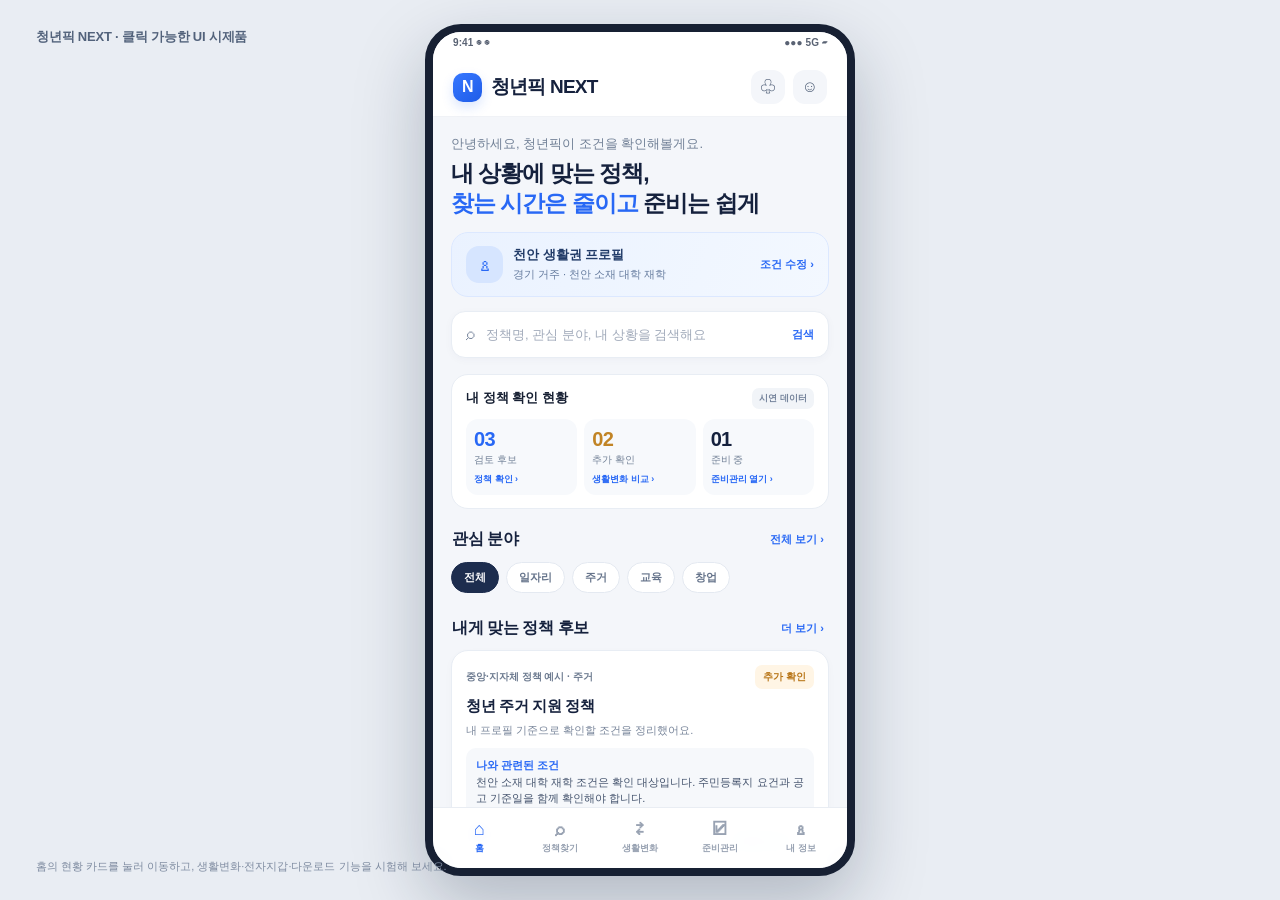
<file: public/assets/aistudio/cheongnyeonpick_next_prototype_v2_ccd4abf5.html>
<!doctype html>
<html lang="ko">
<head>
<meta charset="utf-8" />
<meta name="viewport" content="width=device-width, initial-scale=1" />
<title>청년픽 NEXT | UI 시제품 v2</title>
<style>
:root{
  --navy:#15213d; --blue:#2868f5; --blue2:#4b86ff; --sky:#edf4ff;
  --ink:#172033; --muted:#718096; --line:#e8edf4; --bg:#f4f6fa;
  --green:#15956b; --greenbg:#e8f7f1; --amber:#b87517; --amberbg:#fff5e5;
  --red:#d34d56; --redbg:#fff0f1; --white:#fff; --shadow:0 12px 38px rgba(23,40,75,.10);
}
*{box-sizing:border-box} html,body{margin:0;min-height:100%;background:#e9edf3;color:var(--ink);font-family:-apple-system,BlinkMacSystemFont,"Noto Sans KR","Apple SD Gothic Neo",sans-serif}
button,input{font:inherit} button{cursor:pointer}
.stage{min-height:100vh;display:flex;align-items:center;justify-content:center;padding:24px}
.device{width:430px;height:min(920px,calc(100vh - 48px));min-height:680px;background:var(--bg);border:8px solid #172033;border-radius:36px;overflow:hidden;box-shadow:0 28px 70px rgba(13,26,51,.25);position:relative;display:flex;flex-direction:column}
.statusbar{height:25px;flex:none;background:white;padding:5px 20px 0;display:flex;justify-content:space-between;font-size:10px;font-weight:700;color:#596273;letter-spacing:.1px}
.topbar{background:#fff;padding:13px 20px 12px;display:flex;justify-content:space-between;align-items:center;border-bottom:1px solid #f0f2f6;flex:none}
.brand{display:flex;align-items:center;gap:9px;font-weight:900;color:var(--navy);font-size:19px;letter-spacing:-.8px}.brandmark{height:29px;width:29px;border-radius:10px;background:linear-gradient(140deg,#3677ff,#1f5ce8);color:white;display:grid;place-items:center;font-weight:900;font-size:16px;box-shadow:0 5px 12px #2868f52c}
.header-actions{display:flex;gap:8px;align-items:center}.iconbtn{width:34px;height:34px;border:0;background:#f4f6fa;border-radius:12px;color:#516078;font-size:16px}.scroll{overflow:auto;flex:1;padding:18px 18px 102px;scrollbar-width:thin;scrollbar-color:#d3dbe8 transparent}.scroll::-webkit-scrollbar{width:4px}.scroll::-webkit-scrollbar-thumb{background:#d3dbe8;border-radius:5px}
.greet{font-size:13px;color:var(--muted);margin:0 0 5px}.headline{font-size:23px;line-height:1.32;font-weight:900;letter-spacing:-1px;color:var(--navy);margin:0 0 13px}.headline em{font-style:normal;color:var(--blue)}
.profile-strip{background:linear-gradient(110deg,#eaf2ff,#f3f8ff);border:1px solid #dce8ff;border-radius:17px;padding:13px 14px;display:flex;align-items:center;justify-content:space-between;gap:10px;margin-bottom:14px}.profile-left{display:flex;align-items:center;gap:10px;min-width:0}.avatar{width:37px;height:37px;border-radius:13px;background:#d6e5ff;color:#2868f5;display:grid;place-items:center;font-size:20px;flex:none}.profile-txt strong{display:block;font-size:13px;color:#213b68}.profile-txt span{display:block;font-size:11px;color:#657b9e;margin-top:3px}.editlink{border:0;background:transparent;color:#2868f5;font-size:11px;font-weight:800;white-space:nowrap;padding:7px 0}
.searchbox{height:47px;background:white;border:1px solid var(--line);border-radius:14px;display:flex;align-items:center;padding:0 14px;gap:9px;box-shadow:0 2px 8px rgba(25,45,80,.03);margin-bottom:16px}.searchbox span{font-size:17px;color:#7d8aa0}.searchbox input{border:0;outline:0;min-width:0;flex:1;font-size:13px;color:var(--ink);background:transparent}.searchbox input::placeholder{color:#a1aaba}
.section-head{display:flex;align-items:center;justify-content:space-between;margin:19px 1px 10px}.section-head h2{margin:0;font-size:16px;color:var(--navy);letter-spacing:-.4px}.section-head button{border:0;background:none;color:var(--blue);font-weight:800;font-size:11px;padding:4px}
.mini-status{background:white;border:1px solid var(--line);border-radius:17px;padding:13px 14px;margin-bottom:15px}.status-top{display:flex;justify-content:space-between;align-items:center;margin-bottom:10px}.status-top strong{font-size:13px}.demo-tag{font-size:9px;color:#74839b;background:#f1f4f8;padding:4px 7px;border-radius:7px;font-weight:800}.status-grid{display:grid;grid-template-columns:repeat(3,1fr);gap:7px}.status-cell{background:#f7f9fc;border-radius:12px;padding:9px 8px}.status-cell b{font-size:20px;display:block;color:var(--navy);letter-spacing:-.7px}.status-cell span{font-size:10px;color:var(--muted);display:block;margin-top:2px}.status-cell.blue b{color:var(--blue)}.status-cell.amber b{color:#c18425}
.chips{display:flex;gap:7px;overflow:auto;padding:1px 0 5px;scrollbar-width:none}.chips::-webkit-scrollbar{display:none}.chip{border:1px solid #e4e9f1;border-radius:30px;background:white;color:#66748b;padding:7px 12px;font-size:11px;white-space:nowrap;font-weight:700}.chip.active{background:#1d2d4e;border-color:#1d2d4e;color:white}
.policy-card{background:white;border:1px solid var(--line);border-radius:17px;padding:14px;margin-bottom:10px;box-shadow:0 3px 10px rgba(22,39,70,.025)}.policy-top{display:flex;justify-content:space-between;align-items:center;margin-bottom:8px}.category{font-size:10px;font-weight:800;color:#6d7b90}.state{font-size:10px;border-radius:7px;padding:5px 8px;font-weight:900;white-space:nowrap}.state.good{color:var(--green);background:var(--greenbg)}.state.check{color:var(--amber);background:var(--amberbg)}.state.no{color:var(--red);background:var(--redbg)}.policy-card h3{margin:0 0 6px;font-size:15px;color:var(--navy);letter-spacing:-.4px}.policy-card p{font-size:11px;color:#78859a;margin:0 0 10px;line-height:1.5}.reason{font-size:11px;color:#44536d;background:#f6f8fb;padding:9px 10px;border-radius:10px;line-height:1.5}.reason b{color:var(--blue)}.card-bottom{display:flex;align-items:center;justify-content:space-between;margin-top:10px}.card-bottom small{font-size:10px;color:#8b96a8}.arrowbtn{border:0;border-radius:10px;background:#edf3ff;color:var(--blue);font-weight:900;font-size:11px;padding:8px 11px}
.info-note{display:flex;gap:8px;align-items:flex-start;background:#f0f6ff;border:1px solid #dfebff;border-radius:13px;padding:11px 12px;color:#5f7190;font-size:10px;line-height:1.55;margin:12px 0}.info-note b{color:#315fba}
.bottomnav{position:absolute;bottom:0;left:0;right:0;background:rgba(255,255,255,.97);border-top:1px solid #e9edf3;display:grid;grid-template-columns:repeat(5,1fr);padding:9px 6px 10px;z-index:10;backdrop-filter:blur(10px)}.navitem{border:0;background:transparent;color:#98a2b2;display:flex;flex-direction:column;align-items:center;gap:4px;font-size:9px;font-weight:700;padding:3px 0}.navitem .navicon{font-size:18px;line-height:1}.navitem.active{color:var(--blue)}.navitem.active .navicon{filter:drop-shadow(0 3px 4px #2868f533)}
.page-title{font-size:21px;font-weight:900;color:var(--navy);letter-spacing:-.8px;margin:1px 0 4px}.page-sub{font-size:11px;color:#8290a4;margin:0 0 15px}.filterbar{display:flex;justify-content:space-between;align-items:center;margin:13px 0 9px}.filterbar span{font-size:11px;color:#8490a2}.filterbar button{border:0;background:white;border-radius:9px;padding:7px 10px;color:#5e6c82;font-weight:700;font-size:10px}
.detail-hero{background:linear-gradient(145deg,#1d3157,#2a5fc0);border-radius:19px;padding:17px;color:#fff;margin-bottom:14px;box-shadow:0 8px 18px rgba(39,90,186,.14)}.detail-hero .category{color:#c5d7ff}.detail-hero h2{font-size:20px;line-height:1.35;margin:10px 0 7px;letter-spacing:-.6px}.detail-hero p{font-size:11px;color:#d6e1f6;margin:0 0 12px}.hero-meta{display:flex;gap:6px;flex-wrap:wrap}.hero-meta span{background:#ffffff1d;border:1px solid #ffffff20;padding:6px 8px;border-radius:8px;font-size:10px;color:#f2f6ff}.panel{background:white;border:1px solid var(--line);border-radius:16px;padding:14px;margin-bottom:11px}.panel h3{font-size:14px;color:var(--navy);margin:0 0 11px}.eligibility{display:flex;align-items:center;justify-content:space-between;padding:10px 0;border-top:1px solid #f0f2f6;gap:10px}.eligibility:first-of-type{border-top:0;padding-top:0}.eligibility strong{display:block;font-size:12px}.eligibility small{font-size:10px;color:#8b96a7;display:block;margin-top:3px;line-height:1.4}.sourcebox{background:#f7f9fc;border-radius:11px;padding:10px;margin-top:8px}.sourcebox b{font-size:10px;color:#44536b}.sourcebox p{margin:5px 0 0;font-size:10px;color:#7e8ba0;line-height:1.45}.primary{width:100%;border:0;border-radius:13px;background:var(--blue);color:white;font-size:13px;font-weight:900;padding:14px;box-shadow:0 7px 16px #2868f52a}.secondary{width:100%;border:1px solid #dce5f3;border-radius:13px;background:white;color:#34517d;font-size:12px;font-weight:800;padding:12px;margin-top:8px}
.scenario-box{background:white;border:1px solid var(--line);border-radius:16px;padding:13px;margin-bottom:12px}.scenario-box label{display:block;color:#718099;font-size:10px;font-weight:800;margin-bottom:7px}.scenario-options{display:flex;gap:7px}.scenario-options button{flex:1;border:1px solid #e0e7f1;background:#fff;color:#718099;border-radius:10px;padding:10px 7px;font-size:11px;font-weight:800}.scenario-options button.active{background:#edf3ff;border-color:#a9c5ff;color:#2868f5}.compare-grid{display:grid;grid-template-columns:1fr 1fr;gap:8px;margin-bottom:11px}.compare-col{background:#fff;border:1px solid var(--line);border-radius:15px;padding:12px}.compare-col.after{border-color:#c9dcff;background:#fafdff}.compare-col .kicker{font-size:10px;color:#8a96a7;font-weight:900}.compare-col h3{font-size:13px;color:var(--navy);margin:6px 0 9px}.condition{padding:8px 0;border-top:1px solid #edf0f4}.condition:first-of-type{border-top:0}.condition b{display:block;font-size:10px}.condition span{display:block;font-size:10px;color:#7f8ba0;margin-top:3px;line-height:1.45}.task{display:flex;align-items:flex-start;gap:10px;padding:11px 0;border-top:1px solid #eef1f5}.task:first-of-type{border-top:0;padding-top:0}.task input{accent-color:var(--blue);width:17px;height:17px;margin:1px 0 0;flex:none}.task label{flex:1;cursor:pointer}.task strong{display:block;font-size:12px}.task small{display:block;color:#8490a3;font-size:10px;line-height:1.4;margin-top:4px}.taskstate{font-size:9px;font-weight:900;border-radius:7px;padding:5px 7px;background:#f1f4f8;color:#77849a;white-space:nowrap}.taskstate.done{background:var(--greenbg);color:var(--green)}.taskstate.progress{background:var(--amberbg);color:var(--amber)}
.profile-row{display:flex;justify-content:space-between;gap:10px;padding:12px 0;border-top:1px solid #eff2f6}.profile-row:first-of-type{border-top:0}.profile-row span{font-size:11px;color:#8793a5}.profile-row strong{font-size:12px;color:#263650;text-align:right}.field{width:100%;border:1px solid #e0e7f0;border-radius:10px;padding:10px;font-size:12px;color:#263650;background:#fbfcfe;margin-top:6px;outline-color:#8db2ff}.fieldlabel{display:block;font-size:10px;color:#718099;font-weight:800;margin:9px 0}
.blank-state{padding:18px 10px;text-align:center;color:#8995a7;font-size:11px;background:#fff;border:1px dashed #d9e1ec;border-radius:14px}
.toast{position:absolute;left:50%;bottom:78px;transform:translateX(-50%);background:#1b2a45;color:#fff;padding:10px 14px;border-radius:12px;font-size:11px;box-shadow:var(--shadow);z-index:20;opacity:0;pointer-events:none;transition:opacity .2s;white-space:nowrap}.toast.show{opacity:1}
@media(max-width:520px){.stage{padding:0;background:var(--bg)}.device{width:100%;height:100dvh;min-height:0;border:0;border-radius:0;box-shadow:none}.statusbar{padding-top:5px}.topbar{padding-left:18px;padding-right:18px}}
@media(min-width:900px){.stage:before{content:"청년픽 NEXT · 클릭 가능한 UI 시제품";position:fixed;top:28px;left:36px;font-size:13px;font-weight:800;color:#52627b;letter-spacing:-.2px}.stage:after{content:"홈의 현황 카드를 눌러 이동하고, 생활변화·전자지갑·다운로드 기능을 시험해 보세요.";position:fixed;bottom:26px;left:36px;font-size:11px;color:#7e8ba0}}

.status-link{border:0;text-align:left;width:100%;cursor:pointer;transition:transform .15s,box-shadow .15s}.status-link:active{transform:scale(.98)}.status-link small{display:block;font-size:9px;font-weight:900;color:#2868f5;margin-top:6px}
.route-card{background:#fff;border:1px solid var(--line);border-radius:17px;padding:14px;margin-bottom:12px}.route-title{display:flex;justify-content:space-between;align-items:center;margin-bottom:12px}.route-title strong{font-size:13px;color:var(--navy)}.route-title span{font-size:9px;color:#8290a4;background:#f4f6fa;border-radius:7px;padding:5px 7px}.route-row{display:grid;grid-template-columns:25px 1fr;gap:9px;align-items:stretch}.route-rail{display:flex;flex-direction:column;align-items:center}.route-dot{width:12px;height:12px;border-radius:50%;border:3px solid #2868f5;background:white;margin-top:4px;z-index:1}.route-dot.end{border-color:#ff8a42}.route-line{width:2px;flex:1;min-height:28px;background:linear-gradient(#9bbcff,#ffbf8a);margin:3px 0}.route-content{padding-bottom:10px}.route-content.end{padding-bottom:0}.route-kicker{font-size:9px;font-weight:900;color:#8190a7;margin-bottom:5px}.route-field{width:100%;border:1px solid #e0e7f0;border-radius:11px;padding:11px 32px 11px 11px;color:#223451;font-size:11px;font-weight:800;background:#fbfcff;outline-color:#8db2ff}.route-desc{font-size:9px;color:#8793a6;margin-top:5px;line-height:1.4}.route-controls{display:flex;align-items:center;justify-content:space-between;margin-top:4px}.route-swap{border:1px solid #e1e8f3;background:#f6f8fc;color:#48658f;border-radius:10px;padding:7px 10px;font-size:10px;font-weight:900}.route-hint{font-size:9px;color:#8a96a8}.route-result{background:#f4f8ff;border:1px solid #e1ecff;border-radius:13px;padding:12px;margin-bottom:12px}.route-result strong{display:block;color:#20457f;font-size:12px;margin-bottom:4px}.route-result p{font-size:10px;line-height:1.5;color:#657995;margin:0}.diff-row{display:flex;align-items:center;justify-content:space-between;gap:8px;padding:10px 0;border-top:1px solid #eef1f5}.diff-row:first-child{border-top:0}.diff-row strong{font-size:11px}.diff-row small{display:block;font-size:9px;color:#8793a5;margin-top:3px;line-height:1.4}.diff-pill{flex:none;font-size:9px;font-weight:900;border-radius:7px;padding:5px 7px;background:#fff4e6;color:#b87517}.diff-pill.same{background:#e8f7f1;color:#15956b}
.wallet-panel{background:linear-gradient(135deg,#f2f7ff,#fff);border:1px solid #dce8fb;border-radius:17px;padding:13px;margin-bottom:12px}.wallet-head{display:flex;align-items:center;justify-content:space-between;margin-bottom:8px}.wallet-head strong{font-size:13px;color:#1d3157}.wallet-head span{font-size:9px;color:#2868f5;font-weight:900;background:#e8f1ff;border-radius:7px;padding:5px 7px}.wallet-empty{background:#fff;border:1px dashed #d7e1f0;border-radius:11px;text-align:center;padding:13px;color:#8794a8;font-size:10px;line-height:1.5}.wallet-file{display:flex;align-items:center;gap:9px;background:#fff;border:1px solid #e8edf5;border-radius:11px;padding:9px;margin-top:7px}.file-icon{width:30px;height:34px;border-radius:8px;background:#edf4ff;color:#2868f5;display:grid;place-items:center;font-size:15px;flex:none}.file-meta{flex:1;min-width:0}.file-meta strong{display:block;font-size:10px;color:#2b3d5a;line-height:1.35}.file-meta small{display:block;font-size:9px;color:#8a96a8;margin-top:3px}.file-action{border:0;border-radius:8px;background:#edf3ff;color:#2868f5;padding:7px 8px;font-size:9px;font-weight:900;white-space:nowrap}.task-doc{display:flex;align-items:center;gap:8px;background:#f8faff;border:1px solid #e8eef8;border-radius:10px;padding:8px;margin:8px 0 0 27px}.task-doc .file-icon{width:25px;height:29px;font-size:12px}.task-doc .file-meta strong{font-size:9px}.doc-actions{display:flex;gap:5px}.doc-actions button{border:0;border-radius:7px;padding:6px 7px;font-size:8px;font-weight:900;white-space:nowrap}.save-file{background:#e8f1ff;color:#2868f5}.download-file{background:#1f63ef;color:white}.wallet-sub{font-size:9px;color:#7d8ba1;line-height:1.5;margin:5px 0 0}

</style>
</head>
<body>
<div class="stage">
  <main class="device" aria-label="청년픽 NEXT 시제품">
    <div class="statusbar"><span>9:41  ◉  ◉</span><span>●●●  5G  ▰</span></div>
    <header class="topbar">
      <div class="brand"><span class="brandmark">N</span>청년픽 NEXT</div>
      <div class="header-actions"><button class="iconbtn" title="알림" onclick="toast('새 알림이 없습니다.')">♧</button><button class="iconbtn" title="프로필" onclick="go('profile')">☺</button></div>
    </header>
    <section id="screen" class="scroll" aria-live="polite"></section>
    <nav class="bottomnav" aria-label="하단 메뉴">
      <button class="navitem active" data-nav="home" onclick="go('home')"><span class="navicon">⌂</span><span>홈</span></button>
      <button class="navitem" data-nav="policies" onclick="go('policies')"><span class="navicon">⌕</span><span>정책찾기</span></button>
      <button class="navitem" data-nav="switch" onclick="go('switch')"><span class="navicon">⇄</span><span>생활변화</span></button>
      <button class="navitem" data-nav="apply" onclick="go('apply')"><span class="navicon">☑</span><span>준비관리</span></button>
      <button class="navitem" data-nav="profile" onclick="go('profile')"><span class="navicon">♙</span><span>내 정보</span></button>
    </nav>
    <div id="toast" class="toast"></div>
  </main>
</div>
<script>
const demoProfile={age:'만 23세',address:'경기도',school:'천안 소재 대학 재학',work:'재학 중',interests:['일자리','주거','교육']};
let current='home', selectedCategory='전체', searchTerm='', completed=new Set([0,1]), walletSaved=new Set([2]);
let departureState='current', destinationState='graduateMove';
const policies=[
 {id:1,title:'청년 주거 지원 정책',cat:'주거',state:'check',stateText:'추가 확인',org:'중앙·지자체 정책 예시',reason:'천안 소재 대학 재학 조건은 확인 대상입니다. 주민등록지 요건과 공고 기준일을 함께 확인해야 합니다.',deadline:'공고별 상이'},
 {id:2,title:'청년 취업 지원 프로그램',cat:'일자리',state:'good',stateText:'조건 검토 후보',org:'청년 일자리 정책 예시',reason:'연령과 현재 구직 상태에 따라 적용 여부가 달라질 수 있습니다.',deadline:'모집 일정 확인 필요'},
 {id:3,title:'청년 역량 강화 교육 지원',cat:'교육',state:'check',stateText:'추가 확인',org:'교육·훈련 정책 예시',reason:'재학 여부 및 과거 참여 이력에 대한 확인이 필요합니다.',deadline:'공고별 상이'}
];
function toast(msg){const el=document.getElementById('toast');el.textContent=msg;el.classList.add('show');clearTimeout(window._toastTimer);window._toastTimer=setTimeout(()=>el.classList.remove('show'),2100)}
function go(page){current=page;render();document.getElementById('screen').scrollTop=0;document.querySelectorAll('.navitem').forEach(b=>b.classList.toggle('active',b.dataset.nav===(page==='detail'?'policies':page)))}
function card(p){return `<article class="policy-card"><div class="policy-top"><span class="category">${p.org} · ${p.cat}</span><span class="state ${p.state}">${p.stateText}</span></div><h3>${p.title}</h3><p>내 프로필 기준으로 확인할 조건을 정리했어요.</p><div class="reason"><b>나와 관련된 조건</b><br>${p.reason}</div><div class="card-bottom"><small>신청기간: ${p.deadline}</small><button class="arrowbtn" onclick="openDetail(${p.id})">자세히 보기 →</button></div></article>`}
function home(){return `
 <p class="greet">안녕하세요, 청년픽이 조건을 확인해볼게요.</p><h1 class="headline">내 상황에 맞는 정책,<br><em>찾는 시간은 줄이고</em> 준비는 쉽게</h1>
 <div class="profile-strip"><div class="profile-left"><div class="avatar">♙</div><div class="profile-txt"><strong>천안 생활권 프로필</strong><span>경기 거주 · 천안 소재 대학 재학</span></div></div><button class="editlink" onclick="go('profile')">조건 수정 ›</button></div>
 <div class="searchbox"><span>⌕</span><input aria-label="정책 검색" placeholder="정책명, 관심 분야, 내 상황을 검색해요" onkeydown="if(event.key==='Enter'){searchTerm=this.value;go('policies')}"/><button class="editlink" onclick="searchTerm=this.previousElementSibling.value;go('policies')">검색</button></div>
 <div class="mini-status"><div class="status-top"><strong>내 정책 확인 현황</strong><span class="demo-tag">시연 데이터</span></div><div class="status-grid"><button class="status-cell status-link blue" onclick="go('policies')"><b>03</b><span>검토 후보</span><small>정책 확인 ›</small></button><button class="status-cell status-link amber" onclick="go('switch')"><b>02</b><span>추가 확인</span><small>생활변화 비교 ›</small></button><button class="status-cell status-link" onclick="go('apply')"><b>01</b><span>준비 중</span><small>준비관리 열기 ›</small></button></div></div>
 <div class="section-head"><h2>관심 분야</h2><button onclick="go('policies')">전체 보기 ›</button></div>
 <div class="chips">${['전체','일자리','주거','교육','창업'].map(c=>`<button class="chip ${selectedCategory===c?'active':''}" onclick="selectedCategory='${c}';go('policies')">${c}</button>`).join('')}</div>
 <div class="section-head"><h2>내게 맞는 정책 후보</h2><button onclick="go('policies')">더 보기 ›</button></div>
 ${card(policies[0])}${card(policies[1])}
 <div class="info-note"><span>ⓘ</span><span><b>판정과 설명을 분리합니다.</b><br>자격 상태는 검증된 규칙으로 확인하고, AI는 공고 근거를 이해하기 쉽게 설명합니다.</span></div>`}
function policiesPage(){let arr=policies.filter(p=>(selectedCategory==='전체'||p.cat===selectedCategory)&&(!searchTerm||(`${p.title}${p.cat}${p.reason}`).includes(searchTerm)));return `
 <h1 class="page-title">정책 찾기</h1><p class="page-sub">내 조건에 해당하는 정책 후보를 모아봤어요.</p>
 <div class="searchbox"><span>⌕</span><input id="policySearch" value="${searchTerm}" placeholder="정책명이나 키워드를 입력해요" oninput="searchTerm=this.value;document.getElementById('results').innerHTML=filteredCards()"/><button class="editlink" onclick="searchTerm='';document.getElementById('policySearch').value='';document.getElementById('results').innerHTML=filteredCards()">초기화</button></div>
 <div class="chips">${['전체','일자리','주거','교육','창업'].map(c=>`<button class="chip ${selectedCategory===c?'active':''}" onclick="selectedCategory='${c}';render()">${c}</button>`).join('')}</div>
 <div class="filterbar"><span>시연용 정책 후보 ${arr.length}건</span><button onclick="toast('정렬 기준: 내 조건과 관련된 순서')">관련도순 ⌄</button></div><div id="results">${arr.length?arr.map(card).join(''):'<div class="blank-state">검색 결과가 없어요.<br>다른 키워드나 분야를 선택해 주세요.</div>'}</div>
 <div class="info-note"><span>ⓘ</span><span>정책의 실제 모집 여부·세부 요건은 해당 기관의 최신 공식 공고에서 최종 확인해야 합니다.</span></div>`}
function filteredCards(){let arr=policies.filter(p=>(selectedCategory==='전체'||p.cat===selectedCategory)&&(!searchTerm||(`${p.title}${p.cat}${p.reason}`).includes(searchTerm)));return arr.length?arr.map(card).join(''):'<div class="blank-state">검색 결과가 없어요.<br>다른 키워드나 분야를 선택해 주세요.</div>'}
function openDetail(id){window.selectedPolicy=policies.find(p=>p.id===id)||policies[0];current='detail';render();document.getElementById('screen').scrollTop=0}
function detail(){let p=window.selectedPolicy||policies[0];return `
 <button class="editlink" onclick="go('policies')">← 정책 목록으로</button>
 <div class="detail-hero"><span class="category">${p.org} · ${p.cat} · 시연 데이터</span><h2>${p.title}</h2><p>공식 공고의 조건을 기준으로 내 프로필과 비교하는 화면 예시입니다.</p><div class="hero-meta"><span>나이 ${demoProfile.age}</span><span>학교 천안</span><span>거주 경기</span></div></div>
 <div class="panel"><div class="status-top"><h3 style="margin:0">내 자격 검토 결과</h3><span class="state check">추가 확인 필요</span></div><p style="font-size:11px;color:#7b879a;line-height:1.5;margin:0 0 11px">현재 입력된 정보만으로는 최종 자격을 확정할 수 없어요. 아래 조건을 확인해 주세요.</p>
 <div class="eligibility"><div><strong>연령 조건</strong><small>만 23세 · 공고의 연령 기준일 및 연령 범위 확인 필요</small></div><span class="state check">추가 확인</span></div>
 <div class="eligibility"><div><strong>지역 조건</strong><small>주민등록지 경기 / 학교 소재지 천안 · 거주·재학 인정 범위 확인</small></div><span class="state check">추가 확인</span></div>
 <div class="eligibility"><div><strong>소득·이력 조건</strong><small>소득 기준 및 과거 수혜 여부 미입력</small></div><span class="state check">추가 확인</span></div>
 <div style="display:flex;gap:6px;align-items:center;flex-wrap:wrap;margin-top:9px"><span style="font-size:10px;color:#7c899d;font-weight:800;margin-right:2px">판정 상태</span><span class="state good">충족</span><span class="state no">미충족</span><span class="state check">추가 확인</span></div>
 <div class="sourcebox"><b>근거 확인 영역</b><p>실제 연동 시 공식 공고 원문 문장, 기준일, 시행기관 URL을 표시합니다. 현재 화면은 근거 데이터가 연결되지 않은 시연 화면입니다.</p></div></div>
 <div class="panel"><h3>왜 추가 확인이 필요한가요?</h3><p style="font-size:11px;line-height:1.65;color:#62718a;margin:0">천안에서 학교에 다니더라도 모든 정책이 재학 지역을 인정하는 것은 아닙니다. 공고별로 <b>천안 거주 필수</b>인지, <b>천안 재학·근무 인정</b>인지 확인해야 합니다.</p></div>
 <button class="primary" onclick="go('apply');toast('신청 준비 목록에 연결했어요.')">신청 준비하기</button><button class="secondary" onclick="go('switch')">생활변화 경로 비교하기</button>
 <div class="info-note"><span>ⓘ</span><span>청년픽 NEXT는 최종 선정 여부를 보장하지 않습니다. 최종 판단은 시행기관의 최신 공고와 심사 결과를 따릅니다.</span></div>`}
const profileStates={
 current:{label:'현재 상태',title:'재학 중 · 경기 거주',residence:'경기도',study:'천안 소재 대학 재학',work:'재학 중',detail:'현재 프로필에 입력된 생활권'},
 graduate:{label:'졸업 후 구직',title:'졸업 · 구직 중 · 경기 거주',residence:'경기도',study:'졸업',work:'구직 중',detail:'졸업 이후 구직 상태로 변경'},
 move:{label:'천안 전입',title:'재학 중 · 천안 거주',residence:'천안시',study:'천안 소재 대학 재학',work:'재학 중',detail:'주민등록상 주소지를 천안으로 변경'},
 graduateMove:{label:'졸업 후 구직 + 천안 전입',title:'졸업 · 구직 중 · 천안 거주',residence:'천안시',study:'졸업',work:'구직 중',detail:'졸업과 천안 전입을 함께 가정'}
};
function setRouteState(which,value){if(which==='from')departureState=value;else destinationState=value;render()}
function swapRouteStates(){const old=departureState;departureState=destinationState;destinationState=old;render()}
function switchPage(){
 const from=profileStates[departureState],to=profileStates[destinationState];
 const diffs=[
  {name:'주민등록상 주소지',before:from.residence,after:to.residence,changed:from.residence!==to.residence},
  {name:'학적 상태',before:from.study,after:to.study,changed:from.study!==to.study},
  {name:'현재 활동 상태',before:from.work,after:to.work,changed:from.work!==to.work}
 ];
 const changedCount=diffs.filter(x=>x.changed).length;
 return `
 <h1 class="page-title">생활변화 경로</h1><p class="page-sub">출발 상태와 도착 상태를 정하면 조건 차이를 한 화면에서 비교해요.</p>
 <div class="route-card">
  <div class="route-title"><strong>내 생활 상태 경로 설정</strong><span>출발 → 도착</span></div>
  <div class="route-row"><div class="route-rail"><span class="route-dot"></span><span class="route-line"></span></div><div class="route-content"><div class="route-kicker">출발 상태 · FROM</div><select class="route-field" aria-label="출발 상태" onchange="setRouteState('from',this.value)">${Object.entries(profileStates).map(([k,s])=>`<option value="${k}" ${departureState===k?'selected':''}>${s.title}</option>`).join('')}</select><div class="route-desc">${from.detail}</div></div></div>
  <div class="route-controls"><span class="route-hint">두 상태를 선택하면 비교 결과가 즉시 바뀝니다.</span><button class="route-swap" onclick="swapRouteStates()">⇅ 출발·도착 바꾸기</button></div>
  <div class="route-row" style="margin-top:10px"><div class="route-rail"><span class="route-dot end"></span></div><div class="route-content end"><div class="route-kicker">도착 상태 · TO</div><select class="route-field" aria-label="도착 상태" onchange="setRouteState('to',this.value)">${Object.entries(profileStates).map(([k,s])=>`<option value="${k}" ${destinationState===k?'selected':''}>${s.title}</option>`).join('')}</select><div class="route-desc">${to.detail}</div></div></div>
 </div>
 <div class="route-result"><strong>경로 비교 결과 · ${changedCount}개 항목 변경</strong><p>${from.label}에서 ${to.label}(으)로 상태가 바뀌는 경우를 가정했습니다. 아래에서 변경된 생활 조건과 재검토가 필요한 항목을 확인할 수 있어요.</p></div>
 <div class="panel"><h3>조건별 변경 내용</h3>${diffs.map(x=>`<div class="diff-row"><div><strong>${x.name}</strong><small>출발: ${x.before}<br>도착: ${x.after}</small></div><span class="diff-pill ${x.changed?'':'same'}">${x.changed?'변경':'동일'}</span></div>`).join('')}</div>
 <div class="panel"><h3>정책 자격에 미칠 수 있는 영향</h3>
  <div class="eligibility"><div><strong>지역 요건</strong><small>${from.residence===to.residence?'주소지 변경은 없지만 공고별 지역 인정 기준을 확인해야 합니다.':`${from.residence}에서 ${to.residence}(으)로 변경됩니다. 거주 기준일과 전입일을 대조해야 합니다.`}</small></div><span class="state check">공고별 확인</span></div>
  <div class="eligibility"><div><strong>학적·취업 요건</strong><small>${from.study===to.study&&from.work===to.work?'학적 및 활동 상태 변화는 없습니다.':`학적은 '${from.study}'에서 '${to.study}'로, 활동 상태는 '${from.work}'에서 '${to.work}'로 바뀝니다.`}</small></div><span class="state check">재검토</span></div>
  <div class="eligibility"><div><strong>신청 기준일</strong><small>정책마다 기준일이 다르므로 실제 신청 시점과 공고 원문을 함께 확인해야 합니다.</small></div><span class="state check">추가 확인</span></div>
 </div>
 <div class="info-note"><span>ⓘ</span><span>이 화면은 현재 입력한 상태와 가정한 상태의 차이를 비교합니다. 변경된 조건에 따라 정책 목록으로 이동하거나 미래의 선정 여부를 자동 확정하지 않습니다.</span></div>`
}
const taskList=[
 {title:'공식 공고·모집 상태 확인',desc:'시행기관의 최신 공고와 모집 여부 확인',file:'공고 확인 기록표.txt',content:'청년픽 NEXT · 공고 확인 기록표\n\n정책명: (직접 입력)\n시행기관: (직접 입력)\n공고 게시일: (직접 입력)\n모집 기간: (공고 원문 확인)\n모집 상태: (모집 중 / 마감 / 예정 / 확인 필요)\n공식 공고 URL: (직접 입력)\n최종 확인일: (직접 입력)\n\n※ 시연용 기록 양식입니다. 공식 공고 원문을 대체하지 않습니다.'},
 {title:'연령·지역 조건 재확인',desc:'신청 기준일과 생활권 요건 대조',file:'연령·지역 조건 점검표.txt',content:'청년픽 NEXT · 연령·지역 조건 점검표\n\n연령 기준일: (공고 원문 확인)\n신청자 연령: (직접 입력)\n주민등록상 주소지: (직접 입력)\n재학·근무 지역: (직접 입력)\n거주 필수 여부: (공고 원문 확인)\n재학·근무 지역 인정 여부: (공고 원문 확인)\n전입 기준일: (공고 원문 확인)\n\n※ 자격 판정용 공식 문서가 아닌 개인 확인용 양식입니다.'},
 {title:'재학/졸업 증빙서류 준비',desc:'재학증명서 또는 졸업 관련 서류 등 공고 기준 확인',file:'재학·졸업 증빙서류 안내.txt',content:'청년픽 NEXT · 재학·졸업 증빙서류 안내\n\n확인할 수 있는 서류 예시\n- 재학증명서\n- 졸업증명서\n- 졸업예정증명서\n\n발급 가능 여부와 인정 서류는 정책 공고마다 다릅니다.\n신청 전에 시행기관의 제출서류 항목과 발급일 기준을 확인하세요.\n\n※ 이 파일은 안내문이며 실제 증명서가 아닙니다.'},
 {title:'소득조건 및 추가 서류 검토',desc:'소득 기준·과거 수혜·제외 조건 점검',file:'소득·추가서류 준비표.txt',content:'청년픽 NEXT · 소득·추가서류 준비표\n\n소득 기준: (공고 원문 확인)\n가구 기준: (공고 원문 확인)\n소득 확인 기준일: (공고 원문 확인)\n과거 수혜 여부: (공고 원문 확인)\n중복수혜 제한: (공고 원문 확인)\n추가 제출서류: (직접 기록)\n\n※ 민감한 소득·재산 정보를 이 파일에 저장하지 마세요. 실제 제출 방식은 공식 기관 안내를 따르세요.'},
 {title:'공식 신청 페이지 제출',desc:'공식 신청 페이지에서 최종 제출',file:'최종 제출 확인표.txt',content:'청년픽 NEXT · 최종 제출 확인표\n\n□ 공식 신청 페이지 주소 확인\n□ 신청 기간 내 제출 여부 확인\n□ 필수 입력 항목 확인\n□ 첨부파일 형식·용량 확인\n□ 제출 완료 화면 또는 접수번호 확인\n□ 접수 내역 보관\n\n※ 실제 신청·제출은 반드시 시행기관의 공식 홈페이지에서 진행하세요.'}
];
function saveToWallet(i){walletSaved.add(i);render();toast('전자지갑에 파일을 보관했어요.')}
function removeWalletFile(i){walletSaved.delete(i);render();toast('전자지갑에서 파일을 제거했어요.')}
function downloadTaskFile(i){
 const item=taskList[i];
 const blob=new Blob(['\ufeff'+item.content],{type:'text/plain;charset=utf-8'});
 const url=URL.createObjectURL(blob);const a=document.createElement('a');a.href=url;a.download=item.file;document.body.appendChild(a);a.click();a.remove();window.setTimeout(()=>URL.revokeObjectURL(url),1000);
 toast('파일 다운로드를 시작했어요.');
}
function walletPanel(){
 const saved=[...walletSaved].sort((a,b)=>a-b);
 return `<div class="wallet-panel"><div class="wallet-head"><strong>▣ 내 전자지갑</strong><span>${saved.length}개 보관</span></div>${saved.length?saved.map(i=>`<div class="wallet-file"><span class="file-icon">▤</span><div class="file-meta"><strong>${taskList[i].file}</strong><small>${taskList[i].title} · 시연용 안내 파일</small></div><button class="file-action" onclick="downloadTaskFile(${i})">다운로드</button><button class="file-action" onclick="removeWalletFile(${i})">삭제</button></div>`).join(''):`<div class="wallet-empty">아직 보관한 파일이 없어요.<br>아래 체크리스트에서 필요한 파일을 전자지갑에 담아보세요.</div>`}<p class="wallet-sub">전자지갑에 보관한 항목은 이 시연 화면을 켜 둔 동안 목록에 표시됩니다.</p></div>`
}
function applyPage(){let done=completed.size;return `
 <h1 class="page-title">신청 준비 관리</h1><p class="page-sub">체크리스트를 확인하고 관련 안내 파일을 전자지갑에 보관해요.</p>
 <div class="panel"><div class="status-top"><strong>청년 주거 지원 정책 · 시연 데이터</strong><span class="demo-tag">샘플 체크리스트</span></div><div style="display:flex;align-items:end;justify-content:space-between"><div><b style="font-size:25px;color:#1f3152">${done}<span style="font-size:13px;color:#8994a6"> / 5</span></b><div style="font-size:10px;color:#8994a6;margin-top:2px">준비 단계 완료</div></div><b style="color:#2868f5;font-size:12px">${Math.round(done/5*100)}%</b></div><div style="height:7px;background:#edf1f6;border-radius:9px;margin-top:11px;overflow:hidden"><div style="height:100%;width:${done/5*100}%;background:#2868f5;border-radius:9px"></div></div></div>
 ${walletPanel()}
 <div class="panel"><h3>내 준비 체크리스트</h3>${taskList.map((t,i)=>`<div class="task"><input type="checkbox" id="task${i}" ${completed.has(i)?'checked':''} onchange="toggleTask(${i},this.checked)"><label for="task${i}"><strong>${t.title}</strong><small>${t.desc}</small></label><span class="taskstate ${completed.has(i)?'done':(i===2?'progress':'')}">${completed.has(i)?'완료':(i===2?'준비 중':'미완료')}</span></div><div class="task-doc"><span class="file-icon">▤</span><div class="file-meta"><strong>${t.file}</strong><small>${walletSaved.has(i)?'전자지갑에 보관됨':'관련 안내 파일 · TXT'}</small></div><div class="doc-actions"><button class="save-file" onclick="saveToWallet(${i})">${walletSaved.has(i)?'보관됨':'지갑 보관'}</button><button class="download-file" onclick="downloadTaskFile(${i})">받기</button></div></div>`).join('')}</div>
 <div class="panel"><h3>함께 확인할 사항</h3><div class="eligibility"><div><strong>공고별 제출서류</strong><small>시행기관 공고 원문과 대조</small></div><span class="state check">확인 필요</span></div><div class="eligibility"><div><strong>마감 일정</strong><small>공고 변경 시 일정 재확인</small></div><span class="state check">확인 필요</span></div><div class="eligibility"><div><strong>중복수혜 제한</strong><small>다른 지원사업 참여 이력 점검</small></div><span class="state check">확인 필요</span></div></div>
 <button class="primary" onclick="toast('체크리스트 상태를 이 화면에 반영했어요.')">준비 현황 저장</button>
 <div class="info-note"><span>ⓘ</span><span>다운로드 파일은 시연용 안내·점검 양식이며 실제 증명서, 공식 공고문 또는 신청서가 아닙니다. 개인 증빙서류의 업로드·암호화 보관·기관 제출 연동은 아직 구현하지 않았습니다.</span></div>`}
function profilePage(){return `
 <h1 class="page-title">내 프로필</h1><p class="page-sub">정책 자격 검토에 필요한 최소 정보만 구분해서 입력해요.</p>
 <div class="panel"><h3>기본 정보</h3><label class="fieldlabel">연령</label><input class="field" value="만 23세"/><label class="fieldlabel">주민등록상 주소지</label><input class="field" value="경기도"/><label class="fieldlabel">학교 소재지</label><input class="field" value="천안시"/><label class="fieldlabel">현재 상태</label><select class="field"><option>대학 재학</option><option>졸업</option><option>구직 중</option><option>재직 중</option><option>창업</option></select></div>
 <div class="panel"><h3>관심 분야</h3><div class="chips"><button class="chip active" onclick="this.classList.toggle('active')">일자리</button><button class="chip active" onclick="this.classList.toggle('active')">주거</button><button class="chip active" onclick="this.classList.toggle('active')">교육</button><button class="chip" onclick="this.classList.toggle('active')">창업</button></div></div>
 <div class="info-note"><span>ⓘ</span><span>거주지와 학교·근무 지역을 별도 항목으로 관리합니다. 소득·재산 정보는 자동으로 확정하지 않고, 필요한 경우 추가 확인 항목으로 다룹니다.</span></div>
 <button class="primary" onclick="toast('프로필 입력 예시를 확인했습니다.')">입력 정보 확인</button>`}
function toggleTask(i,checked){if(checked)completed.add(i);else completed.delete(i);render()}
function render(){const screen=document.getElementById('screen');const pages={home,policies:policiesPage,detail,switch:switchPage,apply:applyPage,profile:profilePage};screen.innerHTML=(pages[current]||home)();document.querySelectorAll('.navitem').forEach(b=>b.classList.toggle('active',b.dataset.nav===(current==='detail'?'policies':current)));}
render();
</script>
</body>
</html>
</file>
